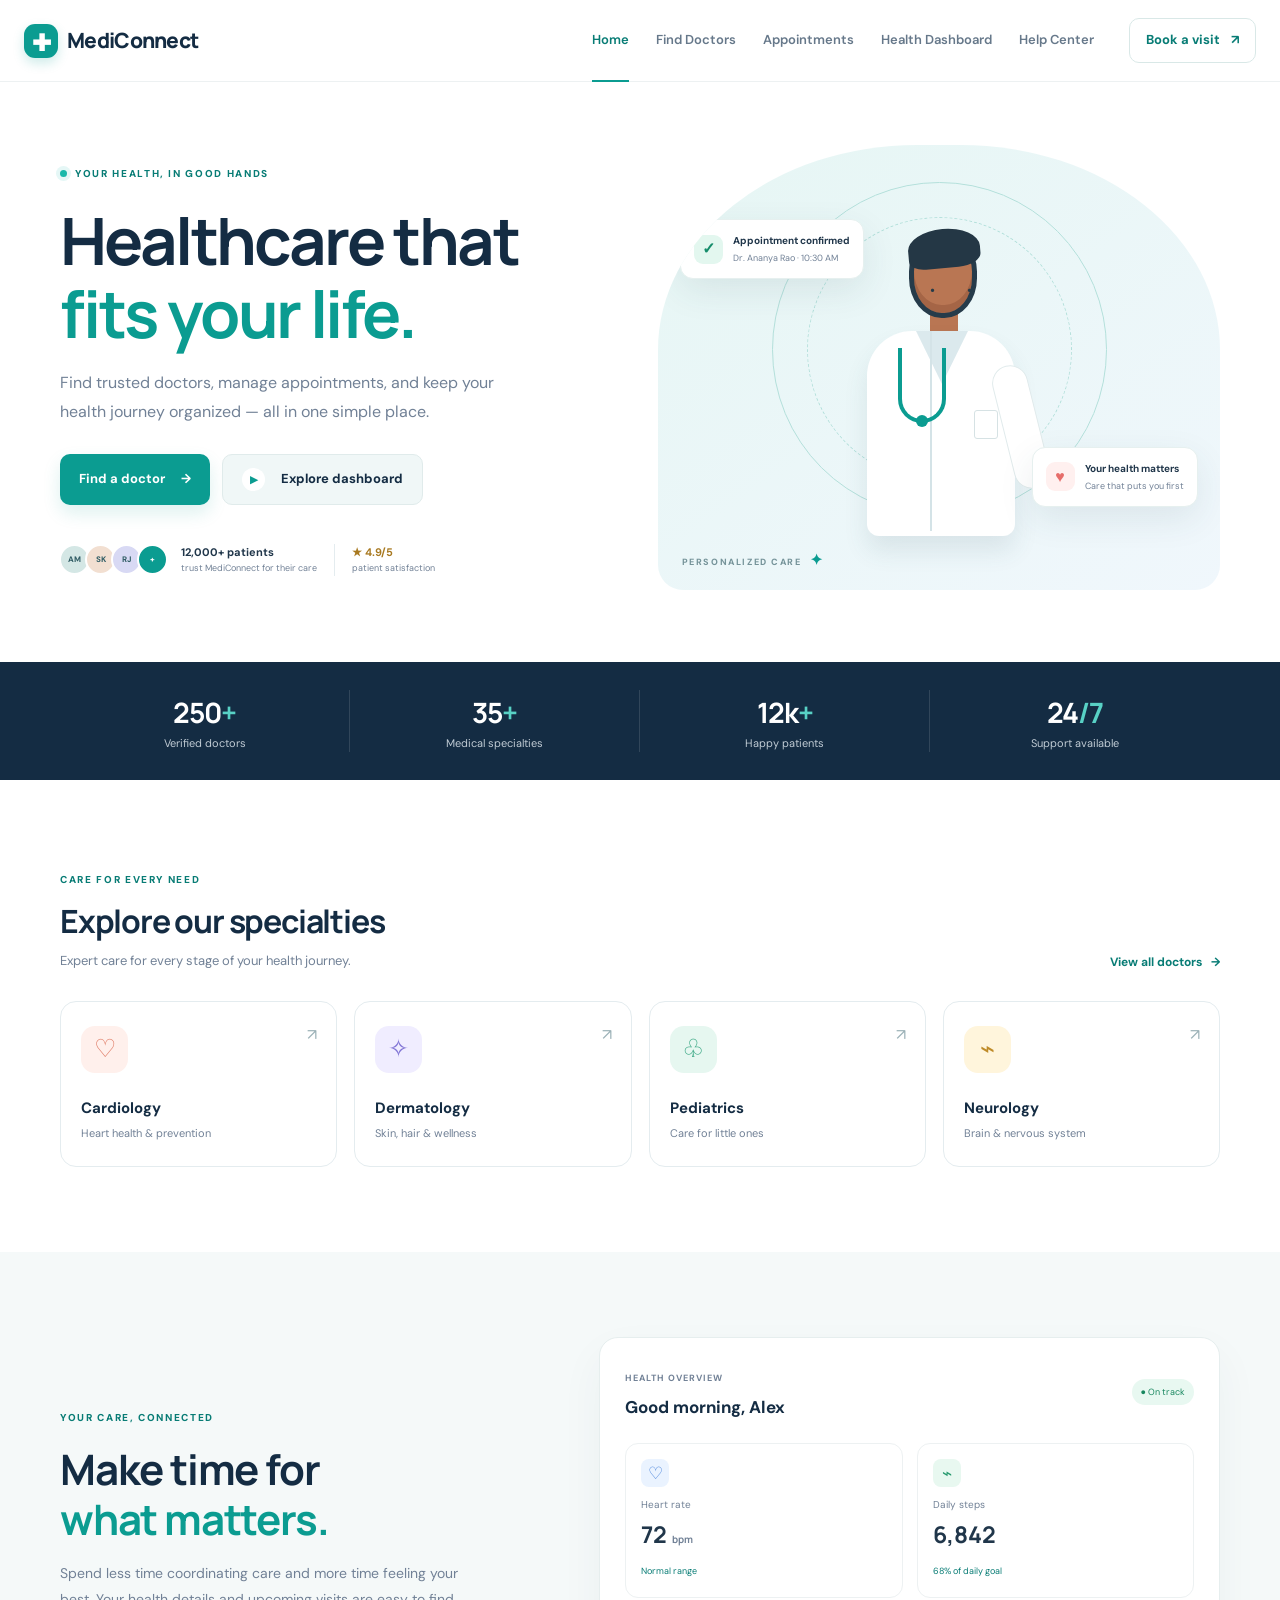
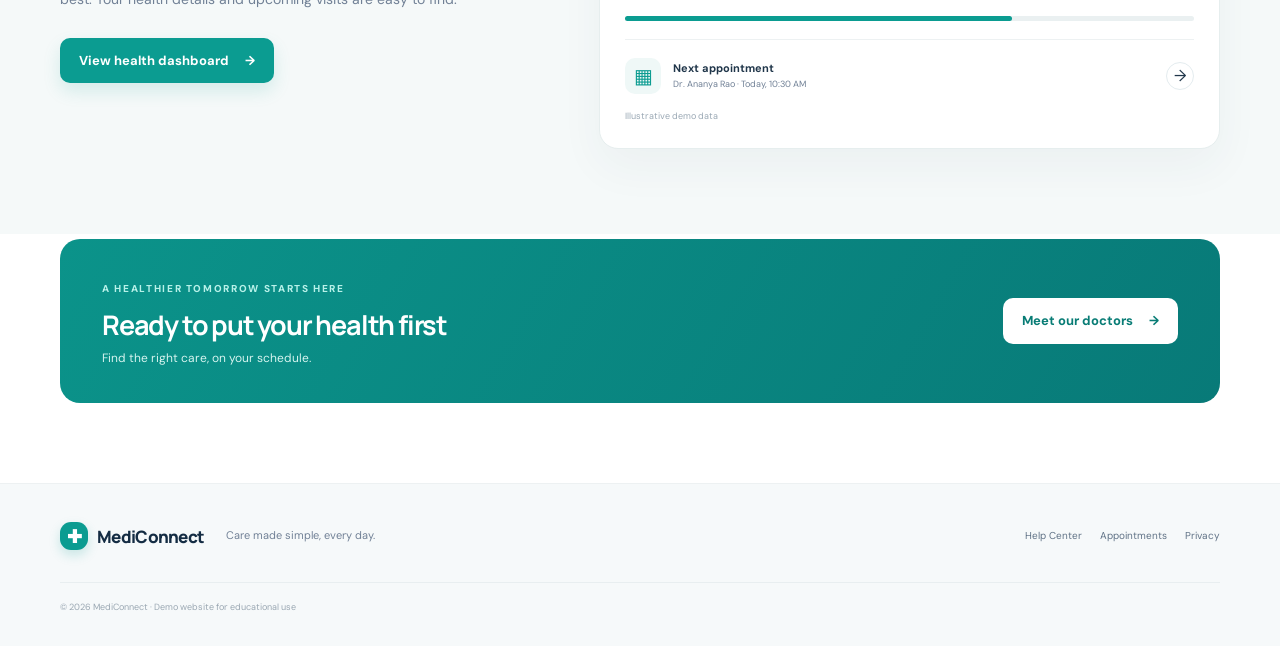
<file: index.html>
<!DOCTYPE html>
<html lang="en">
<head>
  <meta charset="UTF-8"><meta name="viewport" content="width=device-width, initial-scale=1.0">
  <title>MediConnect | Care made simple</title><link rel="stylesheet" href="styles.css">
</head>
<body data-page="home">
<header class="topbar"><a class="brand" href="index.html"><span class="brand-mark">✚</span>MediConnect</a><button class="menu-toggle" aria-label="Toggle navigation">☰</button><nav class="nav"><a class="active" href="index.html">Home</a><a href="doctors.html">Find Doctors</a><a href="appointments.html">Appointments</a><a href="dashboard.html">Health Dashboard</a><a href="help.html">Help Center</a></nav><a class="top-cta" href="appointments.html">Book a visit <span>↗</span></a></header>
<main>
<section class="hero container"><div class="hero-copy"><span class="eyebrow"><span class="pulse"></span> YOUR HEALTH, IN GOOD HANDS</span><h1>Healthcare that<br><em>fits your life.</em></h1><p>Find trusted doctors, manage appointments, and keep your health journey organized — all in one simple place.</p><div class="hero-actions"><a class="btn btn-primary" href="doctors.html">Find a doctor <span>→</span></a><a class="btn btn-light" href="dashboard.html"><span class="play">▶</span> Explore dashboard</a></div><div class="trust-row"><div class="avatar-stack"><span>AM</span><span>SK</span><span>RJ</span><span>+</span></div><div><strong>12,000+ patients</strong><small>trust MediConnect for their care</small></div><div class="trust-rating"><strong>★ 4.9/5</strong><small>patient satisfaction</small></div></div></div><div class="hero-visual"><div class="visual-orb orb-one"></div><div class="visual-orb orb-two"></div><div class="doctor-illustration"><div class="doc-head"></div><div class="doc-neck"></div><div class="doc-body"><div class="coat"></div><div class="stethoscope"></div><div class="coat-pocket"></div></div><div class="doc-arm"></div></div><div class="floating-card appointment-float"><span class="float-icon">✓</span><div><strong>Appointment confirmed</strong><small>Dr. Ananya Rao · 10:30 AM</small></div></div><div class="floating-card care-float"><span class="heart-icon">♥</span><div><strong>Your health matters</strong><small>Care that puts you first</small></div></div><div class="visual-label">PERSONALIZED CARE <span>✦</span></div></div></section>
<section class="stats-band"><div class="container stats-grid"><div><strong>250<span>+</span></strong><small>Verified doctors</small></div><div><strong>35<span>+</span></strong><small>Medical specialties</small></div><div><strong>12k<span>+</span></strong><small>Happy patients</small></div><div><strong>24<span>/7</span></strong><small>Support available</small></div></div></section>
<section class="section container"><div class="section-heading"><div><span class="eyebrow">CARE FOR EVERY NEED</span><h2>Explore our specialties</h2><p>Expert care for every stage of your health journey.</p></div><a class="text-link" href="doctors.html">View all doctors <span>→</span></a></div><div class="specialty-grid"><a class="specialty-card" href="doctors.html?specialty=Cardiology"><span class="specialty-icon coral">♡</span><h3>Cardiology</h3><p>Heart health & prevention</p><span class="card-arrow">↗</span></a><a class="specialty-card" href="doctors.html?specialty=Dermatology"><span class="specialty-icon lilac">✧</span><h3>Dermatology</h3><p>Skin, hair & wellness</p><span class="card-arrow">↗</span></a><a class="specialty-card" href="doctors.html?specialty=Pediatrics"><span class="specialty-icon mint">♧</span><h3>Pediatrics</h3><p>Care for little ones</p><span class="card-arrow">↗</span></a><a class="specialty-card" href="doctors.html?specialty=Neurology"><span class="specialty-icon gold">⌁</span><h3>Neurology</h3><p>Brain & nervous system</p><span class="card-arrow">↗</span></a></div></section>
<section class="section soft-section"><div class="container split-section"><div><span class="eyebrow">YOUR CARE, CONNECTED</span><h2>Make time for<br><em>what matters.</em></h2><p>Spend less time coordinating care and more time feeling your best. Your health details and upcoming visits are easy to find.</p><a class="btn btn-primary" href="dashboard.html">View health dashboard <span>→</span></a></div><div class="mini-dashboard"><div class="mini-top"><div><small>HEALTH OVERVIEW</small><h3>Good morning, Alex</h3></div><span class="status-pill">● On track</span></div><div class="metric-row"><div class="metric"><span class="metric-symbol blue">♡</span><small>Heart rate</small><strong>72 <small>bpm</small></strong><span class="metric-note">Normal range</span></div><div class="metric"><span class="metric-symbol green">⌁</span><small>Daily steps</small><strong>6,842</strong><span class="metric-note">68% of daily goal</span></div></div><div class="progress-line"><span></span></div><div class="next-visit"><span class="calendar-symbol">▦</span><div><strong>Next appointment</strong><small>Dr. Ananya Rao · Today, 10:30 AM</small></div><span class="arrow-round">→</span></div><small class="demo-note">Illustrative demo data</small></div></div></section>
<section class="section container final-cta"><div><span class="eyebrow">A HEALTHIER TOMORROW STARTS HERE</span><h2>Ready to put your health first</h2><p>Find the right care, on your schedule.</p></div><a class="btn btn-white" href="doctors.html">Meet our doctors <span>→</span></a></section>
</main><footer class="footer"><div class="container footer-inner"><a class="brand" href="index.html"><span class="brand-mark">✚</span>MediConnect</a><p>Care made simple, every day.</p><div class="footer-links"><a href="help.html">Help Center</a><a href="appointments.html">Appointments</a><a href="help.html#privacy">Privacy</a></div><small>© 2026 MediConnect · Demo website for educational use</small></div></footer><script src="app.js"></script></body></html>
</file>
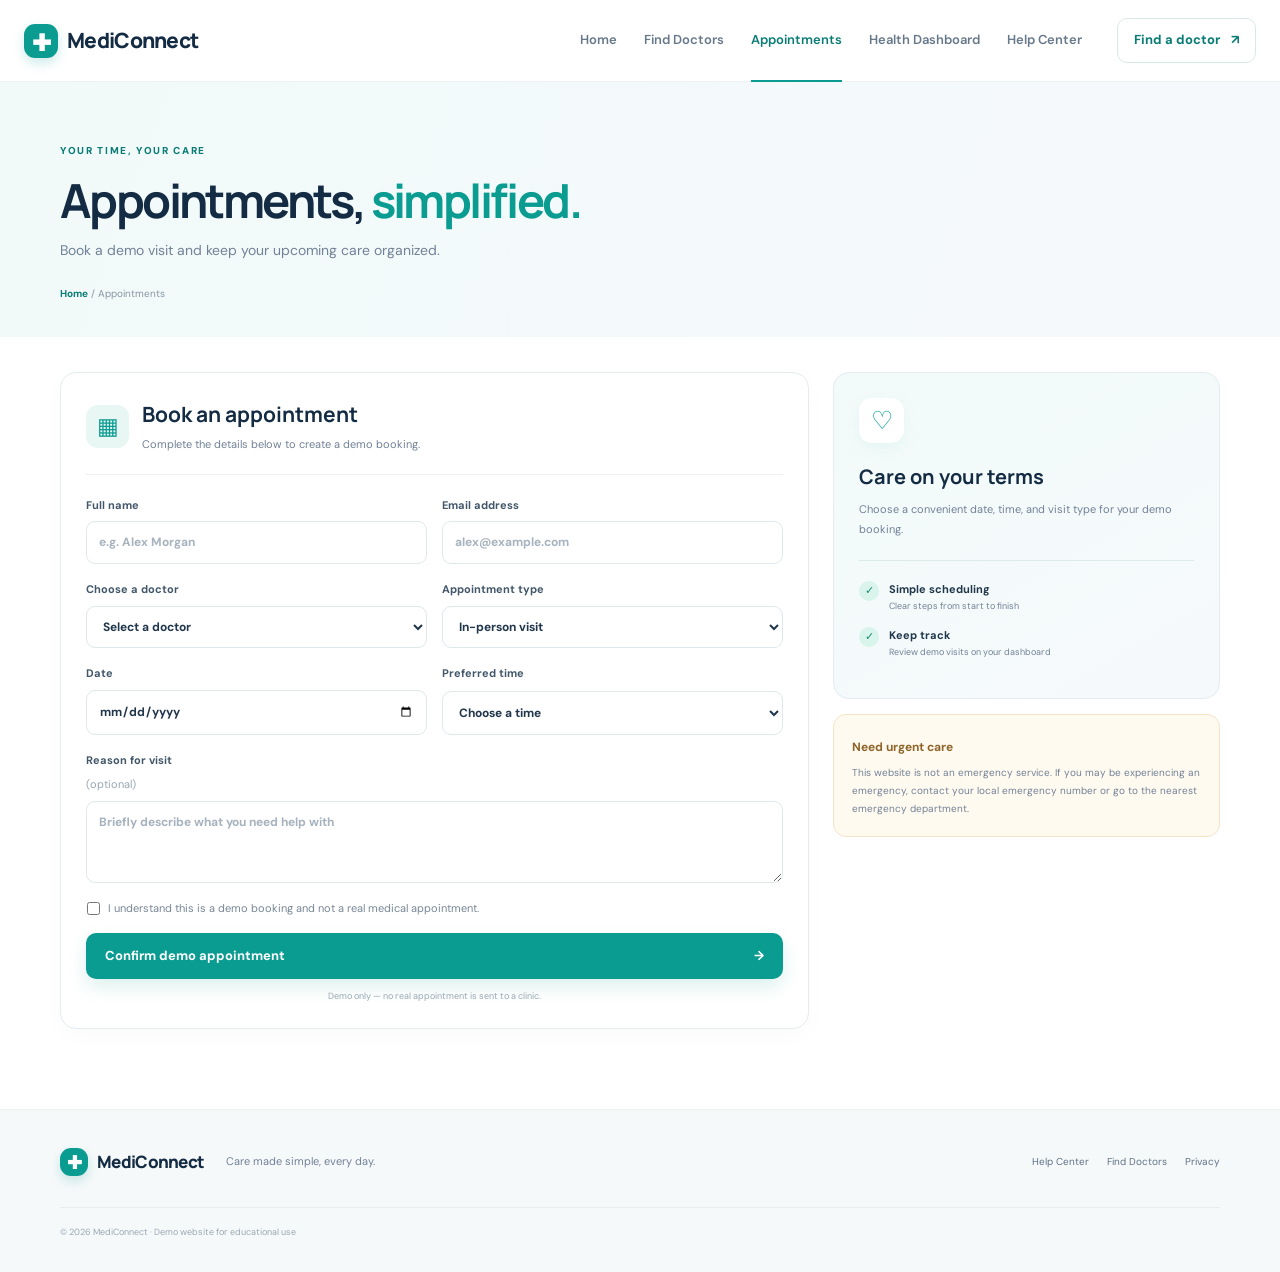
<file: appointments.html>
<!DOCTYPE html>
<html lang="en"><head><meta charset="UTF-8"><meta name="viewport" content="width=device-width, initial-scale=1.0"><title>Appointments | MediConnect</title><link rel="stylesheet" href="styles.css"></head>
<body data-page="appointments"><header class="topbar"><a class="brand" href="index.html"><span class="brand-mark">✚</span>MediConnect</a><button class="menu-toggle" aria-label="Toggle navigation">☰</button><nav class="nav"><a href="index.html">Home</a><a href="doctors.html">Find Doctors</a><a class="active" href="appointments.html">Appointments</a><a href="dashboard.html">Health Dashboard</a><a href="help.html">Help Center</a></nav><a class="top-cta" href="doctors.html">Find a doctor <span>↗</span></a></header>
<main><section class="page-hero"><div class="container"><span class="eyebrow">YOUR TIME, YOUR CARE</span><h1>Appointments, <em>simplified.</em></h1><p>Book a demo visit and keep your upcoming care organized.</p><div class="breadcrumb"><a href="index.html">Home</a> / Appointments</div></div></section>
<section class="container page-content appointment-layout"><div class="booking-card"><div class="card-heading"><span class="heading-icon">▦</span><div><h2>Book an appointment</h2><p>Complete the details below to create a demo booking.</p></div></div><form id="booking-form" class="booking-form"><div class="form-row"><label>Full name<input name="name" required minlength="2" placeholder="e.g. Alex Morgan"></label><label>Email address<input name="email" type="email" required placeholder="alex@example.com"></label></div><div class="form-row"><label>Choose a doctor<select name="doctor" id="booking-doctor" required><option value="">Select a doctor</option><option>Dr. Ananya Rao — Cardiology</option><option>Dr. Karthik Menon — Dermatology</option><option>Dr. Meera Iyer — Pediatrics</option><option>Dr. Arjun Shah — Neurology</option><option>Dr. Priya Nair — General Medicine</option><option>Dr. Rahul Verma — Orthopedics</option></select></label><label>Appointment type<select name="type" required><option>In-person visit</option><option>Video consultation</option></select></label></div><div class="form-row"><label>Date<input name="date" id="booking-date" type="date" required></label><label>Preferred time<select name="time" required><option value="">Choose a time</option><option>09:00 AM</option><option>10:30 AM</option><option>11:30 AM</option><option>02:00 PM</option><option>03:30 PM</option><option>04:30 PM</option></select></label></div><label>Reason for visit <span class="optional">(optional)</span><textarea name="reason" rows="3" placeholder="Briefly describe what you need help with"></textarea></label><label class="check-line"><input type="checkbox" required> I understand this is a demo booking and not a real medical appointment.</label><button class="btn btn-primary full-btn" type="submit">Confirm demo appointment <span>→</span></button><p class="form-footnote">Demo only — no real appointment is sent to a clinic.</p></form><div class="success-panel hidden" id="booking-success" role="status"><span class="success-check">✓</span><h3>Demo appointment created</h3><p id="success-message"></p><button class="btn btn-light" id="book-another">Book another appointment</button></div></div><aside class="side-info"><div class="side-info-card"><span class="side-icon">♡</span><h3>Care on your terms</h3><p>Choose a convenient date, time, and visit type for your demo booking.</p><div class="side-divider"></div><div class="side-feature"><span>✓</span><div><strong>Simple scheduling</strong><small>Clear steps from start to finish</small></div></div><div class="side-feature"><span>✓</span><div><strong>Keep track</strong><small>Review demo visits on your dashboard</small></div></div></div><div class="notice-card"><strong>Need urgent care</strong><p>This website is not an emergency service. If you may be experiencing an emergency, contact your local emergency number or go to the nearest emergency department.</p></div></aside></section></main>
<footer class="footer"><div class="container footer-inner"><a class="brand" href="index.html"><span class="brand-mark">✚</span>MediConnect</a><p>Care made simple, every day.</p><div class="footer-links"><a href="help.html">Help Center</a><a href="doctors.html">Find Doctors</a><a href="help.html#privacy">Privacy</a></div><small>© 2026 MediConnect · Demo website for educational use</small></div></footer><script src="app.js"></script></body></html>
</file>
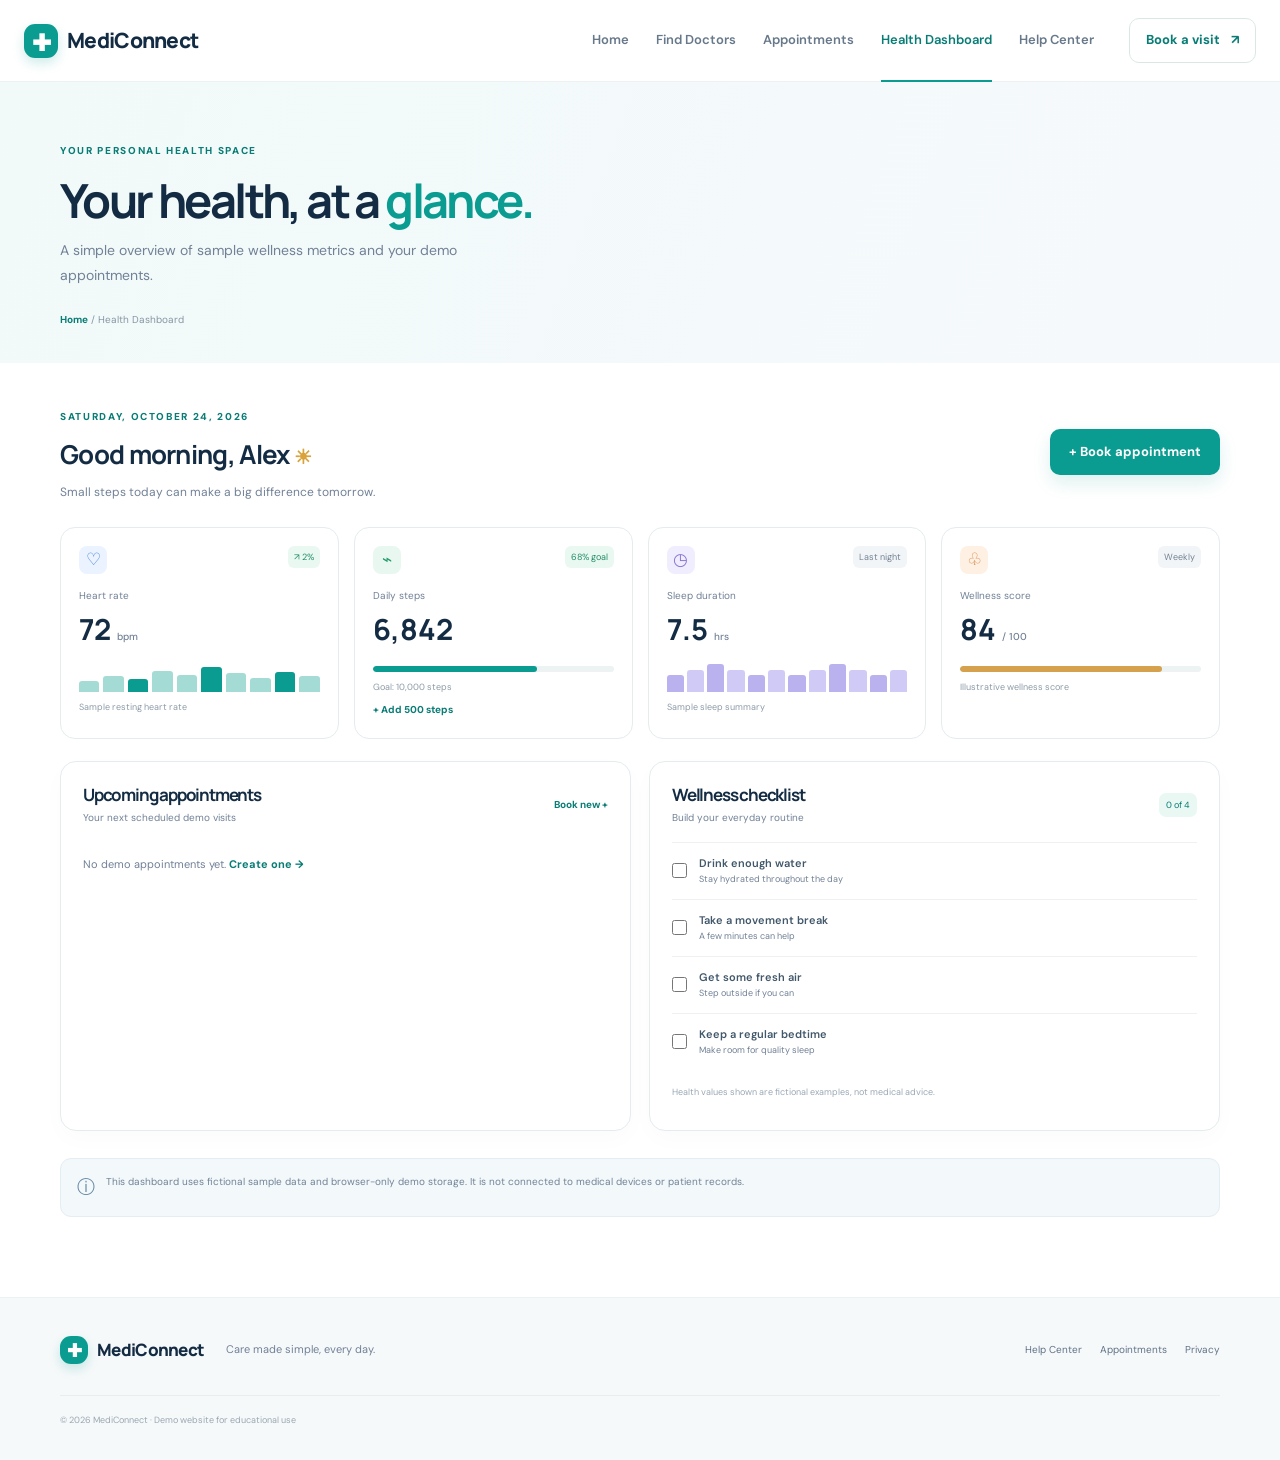
<file: dashboard.html>
<!DOCTYPE html>
<html lang="en"><head><meta charset="UTF-8"><meta name="viewport" content="width=device-width, initial-scale=1.0"><title>Health Dashboard | MediConnect</title><link rel="stylesheet" href="styles.css"></head>
<body data-page="dashboard"><header class="topbar"><a class="brand" href="index.html"><span class="brand-mark">✚</span>MediConnect</a><button class="menu-toggle" aria-label="Toggle navigation">☰</button><nav class="nav"><a href="index.html">Home</a><a href="doctors.html">Find Doctors</a><a href="appointments.html">Appointments</a><a class="active" href="dashboard.html">Health Dashboard</a><a href="help.html">Help Center</a></nav><a class="top-cta" href="appointments.html">Book a visit <span>↗</span></a></header>
<main><section class="page-hero"><div class="container"><span class="eyebrow">YOUR PERSONAL HEALTH SPACE</span><h1>Your health, at a <em>glance.</em></h1><p>A simple overview of sample wellness metrics and your demo appointments.</p><div class="breadcrumb"><a href="index.html">Home</a> / Health Dashboard</div></div></section>
<section class="container page-content"><div class="dashboard-welcome"><div><span class="eyebrow">SATURDAY, OCTOBER 24, 2026</span><h2>Good morning, Alex <span>☀</span></h2><p>Small steps today can make a big difference tomorrow.</p></div><a href="appointments.html" class="btn btn-primary">+ Book appointment</a></div><div class="dashboard-metrics"><article class="health-metric"><div class="metric-head"><span class="metric-symbol blue">♡</span><span class="trend up">↗ 2%</span></div><small>Heart rate</small><strong>72 <span>bpm</span></strong><div class="sparkline"><i style="height:35%"></i><i style="height:50%"></i><i style="height:42%"></i><i style="height:68%"></i><i style="height:54%"></i><i style="height:78%"></i><i style="height:60%"></i><i style="height:45%"></i><i style="height:64%"></i><i style="height:52%"></i></div><p>Sample resting heart rate</p></article><article class="health-metric"><div class="metric-head"><span class="metric-symbol green">⌁</span><span class="trend up">68% goal</span></div><small>Daily steps</small><strong id="steps-value">6,842</strong><div class="progress-track"><span id="steps-progress" style="width:68.42%"></span></div><p>Goal: 10,000 steps</p><button class="small-action" id="add-steps">+ Add 500 steps</button></article><article class="health-metric"><div class="metric-head"><span class="metric-symbol purple">◷</span><span class="trend neutral">Last night</span></div><small>Sleep duration</small><strong>7.5 <span>hrs</span></strong><div class="sleep-bars"><i></i><i></i><i></i><i></i><i></i><i></i><i></i><i></i><i></i><i></i><i></i><i></i></div><p>Sample sleep summary</p></article><article class="health-metric"><div class="metric-head"><span class="metric-symbol orange">♧</span><span class="trend neutral">Weekly</span></div><small>Wellness score</small><strong>84 <span>/ 100</span></strong><div class="score-track"><span></span></div><p>Illustrative wellness score</p></article></div>
<div class="dashboard-columns"><section class="panel"><div class="panel-heading"><div><h2>Upcoming appointments</h2><p>Your next scheduled demo visits</p></div><a href="appointments.html" class="text-link">Book new +</a></div><div id="dashboard-appointments" class="upcoming-list"></div><div id="no-appointments" class="empty-inline hidden">No demo appointments yet. <a href="appointments.html">Create one →</a></div></section><section class="panel"><div class="panel-heading"><div><h2>Wellness checklist</h2><p>Build your everyday routine</p></div><span class="check-count" id="check-count">0 of 4</span></div><div class="wellness-list"><label><input type="checkbox" class="wellness-check"> Drink enough water <small>Stay hydrated throughout the day</small></label><label><input type="checkbox" class="wellness-check"> Take a movement break <small>A few minutes can help</small></label><label><input type="checkbox" class="wellness-check"> Get some fresh air <small>Step outside if you can</small></label><label><input type="checkbox" class="wellness-check"> Keep a regular bedtime <small>Make room for quality sleep</small></label></div><p class="demo-note">Health values shown are fictional examples, not medical advice.</p></section></div><div class="info-banner"><span class="info-icon">ⓘ</span><p>This dashboard uses fictional sample data and browser-only demo storage. It is not connected to medical devices or patient records.</p></div></section></main>
<footer class="footer"><div class="container footer-inner"><a class="brand" href="index.html"><span class="brand-mark">✚</span>MediConnect</a><p>Care made simple, every day.</p><div class="footer-links"><a href="help.html">Help Center</a><a href="appointments.html">Appointments</a><a href="help.html#privacy">Privacy</a></div><small>© 2026 MediConnect · Demo website for educational use</small></div></footer><script src="app.js"></script></body></html>
</file>
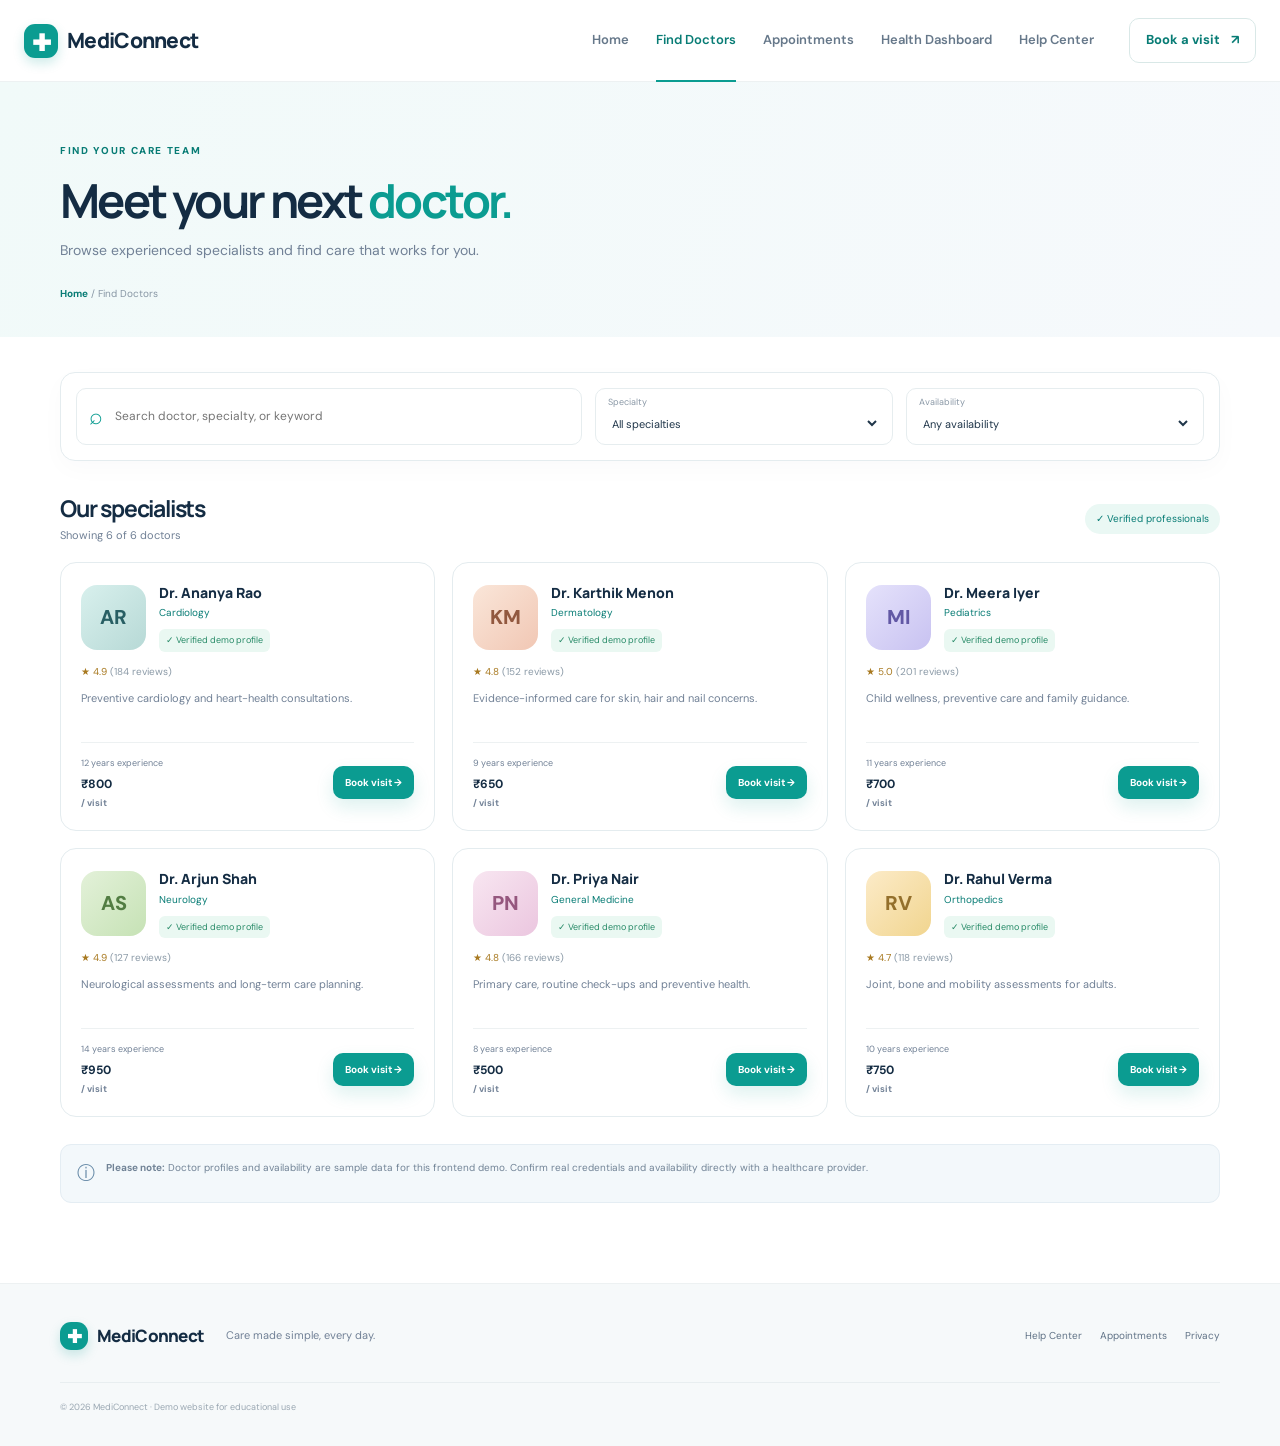
<file: doctors.html>
<!DOCTYPE html>
<html lang="en"><head><meta charset="UTF-8"><meta name="viewport" content="width=device-width, initial-scale=1.0"><title>Find Doctors | MediConnect</title><link rel="stylesheet" href="styles.css"></head>
<body data-page="doctors"><header class="topbar"><a class="brand" href="index.html"><span class="brand-mark">✚</span>MediConnect</a><button class="menu-toggle" aria-label="Toggle navigation">☰</button><nav class="nav"><a href="index.html">Home</a><a class="active" href="doctors.html">Find Doctors</a><a href="appointments.html">Appointments</a><a href="dashboard.html">Health Dashboard</a><a href="help.html">Help Center</a></nav><a class="top-cta" href="appointments.html">Book a visit <span>↗</span></a></header>
<main><section class="page-hero"><div class="container"><span class="eyebrow">FIND YOUR CARE TEAM</span><h1>Meet your next <em>doctor.</em></h1><p>Browse experienced specialists and find care that works for you.</p><div class="breadcrumb"><a href="index.html">Home</a> / Find Doctors</div></div></section>
<section class="container page-content"><div class="search-panel"><label class="search-field"><span>⌕</span><input id="doctor-search" type="search" placeholder="Search doctor, specialty, or keyword" aria-label="Search doctors"></label><label class="filter-field"><span>Specialty</span><select id="specialty-filter"><option value="all">All specialties</option><option>Cardiology</option><option>Dermatology</option><option>Pediatrics</option><option>Neurology</option><option>General Medicine</option><option>Orthopedics</option></select></label><label class="filter-field"><span>Availability</span><select id="availability-filter"><option value="all">Any availability</option><option value="today">Available today</option><option value="online">Online consultation</option></select></label></div><div class="results-bar"><div><h2>Our specialists</h2><p id="results-count">Showing all doctors</p></div><span class="verified-label">✓ Verified professionals</span></div><div class="doctor-grid" id="doctor-grid"></div><div class="empty-state hidden" id="empty-state"><span>⌕</span><h3>No doctors found</h3><p>Try a different name or specialty.</p><button class="btn btn-primary" id="reset-filters">Clear filters</button></div><div class="info-banner"><span class="info-icon">ⓘ</span><p><strong>Please note:</strong> Doctor profiles and availability are sample data for this frontend demo. Confirm real credentials and availability directly with a healthcare provider.</p></div></section></main>
<footer class="footer"><div class="container footer-inner"><a class="brand" href="index.html"><span class="brand-mark">✚</span>MediConnect</a><p>Care made simple, every day.</p><div class="footer-links"><a href="help.html">Help Center</a><a href="appointments.html">Appointments</a><a href="help.html#privacy">Privacy</a></div><small>© 2026 MediConnect · Demo website for educational use</small></div></footer><script src="app.js"></script></body></html>
</file>
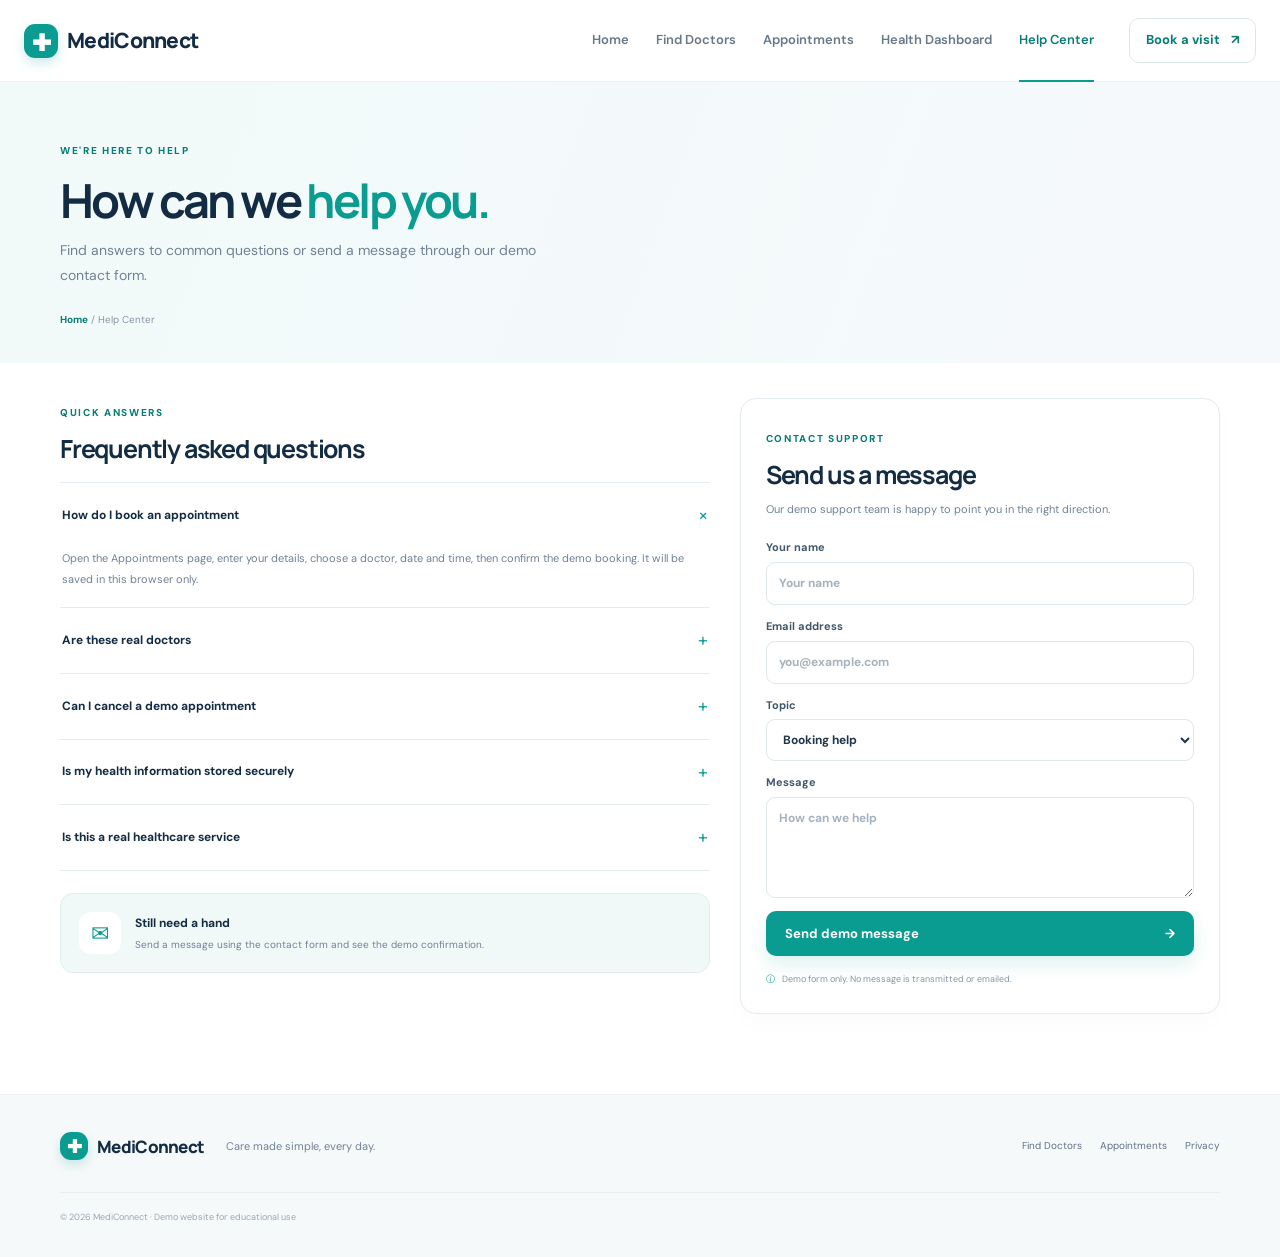
<file: help.html>
<!DOCTYPE html>
<html lang="en"><head><meta charset="UTF-8"><meta name="viewport" content="width=device-width, initial-scale=1.0"><title>Help Center | MediConnect</title><link rel="stylesheet" href="styles.css"></head>
<body data-page="help"><header class="topbar"><a class="brand" href="index.html"><span class="brand-mark">✚</span>MediConnect</a><button class="menu-toggle" aria-label="Toggle navigation">☰</button><nav class="nav"><a href="index.html">Home</a><a href="doctors.html">Find Doctors</a><a href="appointments.html">Appointments</a><a href="dashboard.html">Health Dashboard</a><a class="active" href="help.html">Help Center</a></nav><a class="top-cta" href="appointments.html">Book a visit <span>↗</span></a></header>
<main><section class="page-hero"><div class="container"><span class="eyebrow">WE'RE HERE TO HELP</span><h1>How can we <em>help you.</em></h1><p>Find answers to common questions or send a message through our demo contact form.</p><div class="breadcrumb"><a href="index.html">Home</a> / Help Center</div></div></section>
<section class="container page-content help-layout"><div class="faq-column"><div class="section-heading compact"><div><span class="eyebrow">QUICK ANSWERS</span><h2>Frequently asked questions</h2></div></div><div class="faq-list"><details class="faq-item" open><summary>How do I book an appointment <span>+</span></summary><p>Open the Appointments page, enter your details, choose a doctor, date and time, then confirm the demo booking. It will be saved in this browser only.</p></details><details class="faq-item"><summary>Are these real doctors <span>+</span></summary><p>No. Doctor names, profiles, ratings and availability are fictional sample content for an educational frontend project. This site does not provide medical services.</p></details><details class="faq-item"><summary>Can I cancel a demo appointment <span>+</span></summary><p>Yes. Open the Appointments page to create demo bookings. You can review and remove saved demo appointments from the Health Dashboard.</p></details><details class="faq-item"><summary>Is my health information stored securely <span>+</span></summary><p>This frontend demo stores booking and checklist examples in your browser's local storage. Do not enter real medical, financial, or sensitive personal information.</p></details><details class="faq-item" id="privacy"><summary>Is this a real healthcare service <span>+</span></summary><p>No. MediConnect is a student demonstration project. It is not connected to clinics, medical records, or emergency services. For medical advice, contact a qualified healthcare professional.</p></details></div><div class="support-card"><span class="support-icon">✉</span><div><h3>Still need a hand</h3><p>Send a message using the contact form and see the demo confirmation.</p></div></div></div>
<aside class="contact-card"><span class="eyebrow">CONTACT SUPPORT</span><h2>Send us a message</h2><p>Our demo support team is happy to point you in the right direction.</p><form id="contact-form" class="contact-form"><label>Your name<input name="contactName" required minlength="2" placeholder="Your name"></label><label>Email address<input name="contactEmail" type="email" required placeholder="you@example.com"></label><label>Topic<select name="topic"><option>Booking help</option><option>Finding a doctor</option><option>Dashboard question</option><option>Other</option></select></label><label>Message<textarea name="message" required minlength="8" rows="4" placeholder="How can we help"></textarea></label><button type="submit" class="btn btn-primary full-btn">Send demo message <span>→</span></button></form><div class="success-panel compact-success hidden" id="contact-success" role="status"><span class="success-check">✓</span><h3>Message ready</h3><p id="contact-success-message">Your demo message has been accepted locally. No email was sent.</p><button class="btn btn-light" id="send-another">Send another message</button></div><div class="contact-note"><span>ⓘ</span> Demo form only. No message is transmitted or emailed.</div></aside></section></main>
<footer class="footer"><div class="container footer-inner"><a class="brand" href="index.html"><span class="brand-mark">✚</span>MediConnect</a><p>Care made simple, every day.</p><div class="footer-links"><a href="doctors.html">Find Doctors</a><a href="appointments.html">Appointments</a><a href="#privacy">Privacy</a></div><small>© 2026 MediConnect · Demo website for educational use</small></div></footer><script src="app.js"></script></body></html>
</file>
<file: styles.css>
@import url('https://fonts.googleapis.com/css2?family=DM+Sans:wght@400;500;600;700&family=Manrope:wght@400;500;600;700;800&display=swap');
:root{--navy:#142c43;--ink:#20364a;--muted:#718196;--teal:#0b9c91;--teal-dark:#087c75;--pale:#eff8f7;--line:#e4ecef;--white:#fff;--shadow:0 14px 40px rgba(28,58,76,.08)}
*{box-sizing:border-box}html{scroll-behavior:smooth}body{margin:0;font-family:"DM Sans",Arial,sans-serif;color:var(--ink);background:#fff;line-height:1.6}a{color:inherit;text-decoration:none}button,input,select,textarea{font:inherit}button,a,select{ -webkit-tap-highlight-color:transparent}.container{width:min(1160px,calc(100% - 48px));margin-inline:auto}.topbar{height:82px;display:flex;align-items:center;gap:35px;padding:0 max(24px,calc((100vw - 1240px)/2));border-bottom:1px solid #edf1f2;background:rgba(255,255,255,.96);position:sticky;top:0;z-index:20}.brand{font-family:Manrope,sans-serif;font-size:21px;font-weight:800;letter-spacing:-.7px;white-space:nowrap;color:var(--navy);display:flex;align-items:center;gap:9px}.brand-mark{width:34px;height:34px;border-radius:11px;background:var(--teal);color:white;display:inline-grid;place-items:center;font-size:23px;box-shadow:0 5px 12px #0b9c9133}.nav{display:flex;align-items:center;gap:27px;margin-left:auto}.nav a{font-size:13px;font-weight:600;color:#66788a;white-space:nowrap;transition:.2s}.nav a:hover,.nav a.active{color:var(--teal-dark)}.nav a.active{position:relative}.nav a.active:after{content:"";height:2px;background:var(--teal);position:absolute;left:0;right:0;bottom:-31px}.top-cta{padding:11px 16px;border:1px solid #d9e8e7;border-radius:10px;font-size:13px;font-weight:700;color:var(--teal-dark);white-space:nowrap}.top-cta span{padding-left:8px}.menu-toggle{display:none;border:0;background:#eff8f7;color:var(--navy);padding:8px 11px;border-radius:8px;font-size:20px}.hero{display:grid;grid-template-columns:1fr 1fr;align-items:center;gap:35px;padding-top:63px;padding-bottom:72px;min-height:580px}.eyebrow{font-size:10px;font-weight:800;letter-spacing:1.65px;color:var(--teal-dark);display:inline-flex;align-items:center;gap:8px}.pulse{width:7px;height:7px;border-radius:50%;background:#19b8a9;box-shadow:0 0 0 4px #19b8a91c}.hero h1,.page-hero h1{font-family:Manrope,sans-serif;font-size:clamp(42px,5.1vw,66px);line-height:1.12;letter-spacing:-2.6px;color:var(--navy);margin:19px 0}.hero h1 em,.page-hero h1 em,.split-section h2 em{font-style:normal;color:var(--teal)}.hero-copy>p,.page-hero p{color:var(--muted);font-size:16px;max-width:480px;line-height:1.8}.hero-actions{display:flex;gap:12px;margin-top:27px;flex-wrap:wrap}.btn{display:inline-flex;align-items:center;justify-content:center;gap:16px;border:0;border-radius:10px;padding:13px 19px;font-size:13px;font-weight:700;cursor:pointer;transition:transform .2s,background .2s;line-height:1.5}.btn:hover{transform:translateY(-2px)}.btn-primary{background:var(--teal);color:white;box-shadow:0 8px 18px #0b9c9124}.btn-primary:hover{background:var(--teal-dark)}.btn-light{background:#f0f7f7;color:var(--navy);border:1px solid #e0ebeb}.btn-white{background:white;color:var(--teal-dark)}.play{font-size:10px;background:white;color:var(--teal);width:23px;height:23px;border-radius:50%;display:grid;place-items:center}.trust-row{display:flex;align-items:center;gap:13px;margin-top:39px}.avatar-stack{display:flex;padding-left:4px}.avatar-stack span{width:31px;height:31px;margin-left:-5px;border:2px solid white;border-radius:50%;background:#d4e7e5;color:#315d65;display:grid;place-items:center;font-size:8px;font-weight:800}.avatar-stack span:nth-child(2){background:#f2dfd1}.avatar-stack span:nth-child(3){background:#d8d9f4}.avatar-stack span:nth-child(4){background:var(--teal);color:white}.trust-row strong,.trust-row small{display:block}.trust-row strong{font-size:11px}.trust-row small{font-size:9px;color:var(--muted)}.trust-rating{border-left:1px solid var(--line);padding-left:17px;margin-left:4px}.trust-rating strong{color:#a87920}.hero-visual{height:445px;position:relative;background:linear-gradient(145deg,#e6f6f4,#f0f7fc);border-radius:46% 46% 25px 25px;overflow:hidden;display:grid;place-items:center}.visual-orb{position:absolute;border-radius:50%;border:1px solid #b4e0db}.orb-one{width:335px;height:335px;top:37px;left:calc(50% - 167px)}.orb-two{width:265px;height:265px;top:72px;left:calc(50% - 132px);border-style:dashed}.doctor-illustration{position:absolute;top:83px;width:200px;height:340px}.doc-head{position:absolute;z-index:2;top:7px;left:70px;width:68px;height:83px;border-radius:44% 44% 48% 48%;background:#b97653;border:5px solid #263b4a;box-shadow:inset 0 -8px #a56546}.doc-head:before{content:"";position:absolute;top:-11px;left:-6px;width:72px;height:39px;background:#243745;border-radius:55% 55% 35% 25%;transform:rotate(-5deg)}.doc-head:after{content:"•  •";white-space:pre;position:absolute;top:39px;left:16px;color:#253b48;font-size:14px;letter-spacing:8px}.doc-neck{position:absolute;top:77px;left:91px;width:28px;height:36px;background:#b97653}.doc-body{position:absolute;top:103px;left:28px;width:148px;height:205px;background:#fff;border-radius:45px 45px 12px 12px;box-shadow:0 15px 25px #335f651c;overflow:hidden}.doc-body:before{content:"";position:absolute;top:0;left:49px;border-left:26px solid transparent;border-right:26px solid transparent;border-top:53px solid #dbe9ed}.coat{position:absolute;left:63px;top:0;height:200px;width:2px;background:#d4e3e7}.stethoscope{position:absolute;left:31px;top:17px;width:48px;height:75px;border:4px solid #0b9c91;border-top:0;border-radius:0 0 25px 25px}.stethoscope:after{content:"";position:absolute;width:12px;height:12px;border-radius:50%;background:#0b9c91;bottom:-8px;left:14px}.coat-pocket{position:absolute;right:17px;top:79px;width:24px;height:29px;border:1px solid #d6e2e4;border-radius:3px}.doc-arm{position:absolute;z-index:3;top:136px;right:0;width:36px;height:126px;background:#fff;border:1px solid #e1ebec;border-radius:25px;transform:rotate(-14deg)}.floating-card{position:absolute;z-index:4;background:white;box-shadow:0 12px 35px #294f5a18;border:1px solid #e6f0ef;border-radius:13px;padding:13px;display:flex;align-items:center;gap:10px}.floating-card strong,.floating-card small{display:block}.floating-card strong{font-size:10px}.floating-card small{font-size:9px;color:var(--muted);margin-top:2px}.appointment-float{top:74px;left:4%}.care-float{right:4%;bottom:83px}.float-icon{width:29px;height:29px;border-radius:9px;background:#e3f7ef;color:#168d6b;display:grid;place-items:center;font-weight:800}.heart-icon{width:29px;height:29px;border-radius:9px;background:#fff0ef;color:#e66d6a;display:grid;place-items:center}.visual-label{position:absolute;bottom:18px;left:24px;font-size:9px;letter-spacing:1.6px;color:#759399;font-weight:800}.visual-label span{color:var(--teal);font-size:15px;margin-left:5px}.stats-band{background:var(--navy);color:white;padding:28px 0}.stats-grid{display:grid;grid-template-columns:repeat(4,1fr)}.stats-grid>div{text-align:center;border-right:1px solid #ffffff20}.stats-grid>div:last-child{border:0}.stats-grid strong,.stats-grid small{display:block}.stats-grid strong{font-family:Manrope,sans-serif;font-size:28px;letter-spacing:-1px}.stats-grid strong span{color:#58d1c5}.stats-grid small{font-size:11px;color:#c0cbd4}.section{padding-top:85px;padding-bottom:85px}.section-heading{display:flex;align-items:end;justify-content:space-between;gap:20px;margin-bottom:29px}.section-heading h2,.split-section h2,.final-cta h2,.results-bar h2,.panel h2,.contact-card h2{font-family:Manrope,sans-serif;font-size:32px;letter-spacing:-1.2px;line-height:1.25;color:var(--navy);margin:10px 0}.section-heading p,.panel-heading p{margin:0;color:var(--muted);font-size:13px}.text-link{font-size:12px;font-weight:700;color:var(--teal-dark);white-space:nowrap}.text-link span{margin-left:6px}.specialty-grid{display:grid;grid-template-columns:repeat(4,1fr);gap:17px}.specialty-card{border:1px solid var(--line);border-radius:16px;padding:24px 20px;position:relative;transition:.2s;background:#fff}.specialty-card:hover{transform:translateY(-4px);box-shadow:var(--shadow);border-color:#c8e8e4}.specialty-icon{width:47px;height:47px;display:grid;place-items:center;border-radius:14px;font-size:25px;margin-bottom:23px}.coral{background:#fff0ec;color:#df7b65}.lilac{background:#f0edff;color:#8074d5}.mint{background:#e6f7f0;color:#35a581}.gold{background:#fff5dc;color:#bf8b28}.specialty-card h3{margin:0 0 5px;font-size:15px;color:var(--navy)}.specialty-card p{margin:0;color:var(--muted);font-size:11px}.card-arrow{position:absolute;right:19px;top:20px;color:#9bb1b7}.soft-section{background:#f5f9f9}.split-section{display:grid;grid-template-columns:.85fr 1.15fr;align-items:center;gap:80px}.split-section h2{font-size:42px;line-height:1.2;margin:15px 0}.split-section>div:first-child>p{color:var(--muted);font-size:14px;line-height:1.9;margin-bottom:25px;max-width:400px}.mini-dashboard{background:white;border:1px solid #e6eeee;border-radius:19px;padding:25px;box-shadow:0 18px 45px #24475b0c}.mini-top{display:flex;align-items:center;justify-content:space-between;gap:10px}.mini-top small{font-size:9px;letter-spacing:1px;color:var(--muted);font-weight:700}.mini-top h3{font-size:17px;margin:5px 0 0;color:var(--navy)}.status-pill{font-size:9px;background:#e8f8f1;color:#18875f;padding:6px 9px;border-radius:20px}.metric-row{display:grid;grid-template-columns:1fr 1fr;gap:14px;margin-top:22px}.metric{border:1px solid #edf1f2;border-radius:13px;padding:15px}.metric-symbol{width:28px;height:28px;display:grid;place-items:center;border-radius:8px;font-size:17px;margin-bottom:10px}.metric-symbol.blue{background:#eaf3ff;color:#4681d9}.metric-symbol.green{background:#e8f8f0;color:#279a6f}.metric-symbol.purple{background:#f0edff;color:#8874cf}.metric-symbol.orange{background:#fff0e4;color:#d58a46}.metric>small,.metric>strong{display:block}.metric>small{color:var(--muted);font-size:10px}.metric>strong{font-family:Manrope,sans-serif;font-size:23px;margin:3px 0}.metric>strong small{display:inline;font-size:10px;color:var(--muted)}.metric-note{font-size:9px;color:var(--teal-dark)}.progress-line{height:5px;background:#eaf0f1;border-radius:5px;margin-top:18px}.progress-line span{display:block;width:68%;height:100%;background:var(--teal);border-radius:5px}.next-visit{display:flex;align-items:center;gap:12px;padding-top:18px;margin-top:18px;border-top:1px solid #edf1f2}.calendar-symbol{width:36px;height:36px;border-radius:10px;background:#eff8f7;display:grid;place-items:center;color:var(--teal);font-size:20px}.next-visit strong,.next-visit small{display:block}.next-visit strong{font-size:11px}.next-visit small{font-size:9px;color:var(--muted)}.arrow-round{margin-left:auto;border:1px solid var(--line);border-radius:50%;width:28px;height:28px;display:grid;place-items:center}.demo-note{display:block;color:#9aa8b4;font-size:9px;margin-top:15px}.final-cta{margin-top:5px;margin-bottom:80px;padding:35px 42px;border-radius:20px;background:linear-gradient(120deg,#0b938a,#087a78);display:flex;align-items:center;justify-content:space-between;gap:24px;color:white}.final-cta .eyebrow{color:#b8f1e9}.final-cta h2{color:white;font-size:27px;margin:8px 0}.final-cta p{margin:0;color:#d6f4ef;font-size:12px}.footer{background:#f6f9fa;border-top:1px solid #edf1f2;padding:32px 0}.footer-inner{display:flex;align-items:center;gap:22px;flex-wrap:wrap}.footer .brand{font-size:17px}.footer .brand-mark{width:28px;height:28px;font-size:18px}.footer p{font-size:11px;color:var(--muted);margin-right:auto}.footer-links{display:flex;gap:18px}.footer-links a{font-size:10px;color:#607286}.footer-inner>small{width:100%;font-size:9px;color:#9aa7b2;border-top:1px solid #e8eef0;padding-top:17px;margin-top:4px}
.page-hero{background:linear-gradient(110deg,#f1faf9,#f6f9fc);padding:54px 0 35px}.page-hero h1{font-size:47px;margin:12px 0}.page-hero p{font-size:14px;margin:0}.breadcrumb{font-size:10px;color:#8796a4;margin-top:23px}.breadcrumb a{color:var(--teal-dark);font-weight:700}.page-content{padding-top:35px;padding-bottom:80px}.search-panel{display:grid;grid-template-columns:1.7fr 1fr 1fr;gap:13px;background:white;border:1px solid var(--line);border-radius:15px;padding:15px;box-shadow:0 8px 25px #1c3a4c06}.search-field,.filter-field{display:flex;align-items:center;gap:10px;border:1px solid #e6edef;border-radius:10px;padding:9px 12px;min-width:0}.search-field>span{font-size:23px;color:var(--teal)}.search-field input{border:0;outline:0;width:100%;min-width:0;font-size:12px;color:var(--ink)}.filter-field{display:block;padding:6px 12px}.filter-field span{display:block;color:#8a98a6;font-size:9px}.filter-field select{width:100%;border:0;background:white;outline:0;color:var(--ink);font-size:11px;padding-top:2px}.results-bar{display:flex;justify-content:space-between;align-items:center;margin:33px 0 17px}.results-bar h2{font-size:23px;margin:0}.results-bar p{font-size:11px;color:var(--muted);margin:4px 0 0}.verified-label{font-size:10px;color:var(--teal-dark);background:#eaf8f4;border-radius:20px;padding:7px 11px}.doctor-grid{display:grid;grid-template-columns:repeat(3,1fr);gap:17px}.doctor-card{border:1px solid var(--line);border-radius:16px;padding:20px;background:white;transition:.2s}.doctor-card:hover{box-shadow:var(--shadow);transform:translateY(-3px)}.doctor-top{display:flex;align-items:center;gap:13px}.doctor-avatar{width:65px;height:65px;flex:0 0 65px;border-radius:16px;display:grid;place-items:center;font-size:20px;font-weight:800;color:#285f64;background:linear-gradient(135deg,#d8f0ed,#b7d9d6)}.doctor-avatar.v2{background:linear-gradient(135deg,#fae6d9,#f1c7b4);color:#92583f}.doctor-avatar.v3{background:linear-gradient(135deg,#e5e2fb,#c8c2f1);color:#6258a5}.doctor-avatar.v4{background:linear-gradient(135deg,#e3f1d9,#c6e2b5);color:#527d43}.doctor-avatar.v5{background:linear-gradient(135deg,#f8e6f1,#ebc6df);color:#95577e}.doctor-avatar.v6{background:linear-gradient(135deg,#fcebc8,#f1d58f);color:#94702c}.doctor-name{font-family:Manrope,sans-serif;font-size:14px;font-weight:800;color:var(--navy);line-height:1.4}.doctor-spec{font-size:10px;color:var(--teal-dark);margin-top:3px}.doctor-badge{font-size:9px;color:#278a67;background:#eaf8f2;padding:4px 7px;border-radius:6px;display:inline-block;margin-top:8px}.doctor-rating{font-size:10px;color:#a87920;margin-top:12px}.doctor-bio{font-size:11px;color:var(--muted);min-height:38px;margin:10px 0 14px}.doctor-bottom{border-top:1px solid #edf1f2;padding-top:13px;display:flex;align-items:center;justify-content:space-between;gap:8px}.doctor-bottom small{display:block;font-size:9px;color:var(--muted)}.doctor-bottom strong{font-size:12px;color:var(--navy)}.doctor-bottom .btn{font-size:10px;padding:9px 12px}.info-banner{display:flex;align-items:flex-start;gap:11px;background:#f3f8fb;border:1px solid #e4edf3;border-radius:11px;padding:14px 16px;margin-top:27px}.info-icon{color:#6387a5;font-size:18px}.info-banner p{margin:0;font-size:10px;color:#718396;line-height:1.8}.empty-state{text-align:center;padding:50px 15px;border:1px dashed #d6e4e6;border-radius:14px}.empty-state>span{font-size:34px;color:#8ba5a8}.empty-state h3{margin:7px 0;color:var(--navy)}.empty-state p{font-size:12px;color:var(--muted)}.hidden{display:none!important}
.appointment-layout{display:grid;grid-template-columns:1.55fr .8fr;gap:24px;align-items:start}.booking-card,.side-info-card,.contact-card,.panel{background:white;border:1px solid var(--line);border-radius:16px;padding:25px;box-shadow:0 8px 25px #1c3a4c05}.card-heading{display:flex;align-items:center;gap:13px;padding-bottom:20px;border-bottom:1px solid #edf1f2}.heading-icon{width:43px;height:43px;border-radius:12px;background:#e8f7f4;color:var(--teal);display:grid;place-items:center;font-size:23px}.card-heading h2{font-family:Manrope,sans-serif;font-size:21px;margin:0;color:var(--navy)}.card-heading p{font-size:11px;color:var(--muted);margin:4px 0 0}.booking-form,.contact-form{display:grid;gap:17px;margin-top:22px}.form-row{display:grid;grid-template-columns:1fr 1fr;gap:15px}.booking-form label,.contact-form label{display:grid;gap:7px;font-size:11px;font-weight:700;color:#42576a}.booking-form input,.booking-form select,.booking-form textarea,.contact-form input,.contact-form select,.contact-form textarea{width:100%;border:1px solid #dfe8eb;background:#fff;border-radius:9px;padding:11px 12px;font-size:12px;color:var(--ink);outline:none;transition:border .2s}.booking-form input:focus,.booking-form select:focus,.booking-form textarea:focus,.contact-form input:focus,.contact-form select:focus,.contact-form textarea:focus{border-color:#63bdb5;box-shadow:0 0 0 3px #0b9c9112}.booking-form input::placeholder,.booking-form textarea::placeholder,.contact-form input::placeholder,.contact-form textarea::placeholder{color:#a6b2bd}.booking-form textarea,.contact-form textarea{resize:vertical}.optional{font-weight:400;color:#98a6b3}.check-line{display:flex!important;grid-template-columns:auto 1fr;align-items:flex-start;font-weight:400!important;color:#778695!important;line-height:1.5}.check-line input{width:15px!important;margin:2px 0 0;accent-color:var(--teal)}.full-btn{width:100%;justify-content:space-between}.form-footnote{text-align:center;font-size:9px;color:#98a6b3;margin:-7px 0 0}.side-info-card{background:linear-gradient(150deg,#f2fbf9,#f6f9fc);box-shadow:none}.side-icon{width:45px;height:45px;background:#fff;border-radius:13px;display:grid;place-items:center;color:var(--teal);font-size:25px;box-shadow:0 5px 15px #0b9c9110}.side-info-card h3{font-family:Manrope,sans-serif;font-size:20px;color:var(--navy);margin:18px 0 7px}.side-info-card>p,.notice-card p{font-size:11px;color:var(--muted);line-height:1.8;margin:0}.side-divider{border-top:1px solid #dcebe9;margin:20px 0}.side-feature{display:flex;gap:10px;align-items:flex-start;margin:14px 0}.side-feature>span{width:20px;height:20px;border-radius:50%;display:grid;place-items:center;background:#d9f4eb;color:#188b6e;font-size:11px}.side-feature strong,.side-feature small{display:block}.side-feature strong{font-size:11px}.side-feature small{font-size:9px;color:var(--muted)}.notice-card{padding:18px;margin-top:15px;border:1px solid #f3e4c7;border-radius:13px;background:#fffaf0}.notice-card strong{font-size:12px;color:#8e6428}.notice-card p{font-size:10px;margin-top:5px}.success-panel{text-align:center;padding:32px 15px}.success-check{display:grid;place-items:center;margin:0 auto 13px;width:50px;height:50px;background:#e5f8ef;color:#168d6b;border-radius:50%;font-size:24px;font-weight:800}.success-panel h3{font-family:Manrope,sans-serif;color:var(--navy);margin:8px 0}.success-panel p{font-size:12px;color:var(--muted);line-height:1.8}.success-panel .btn{margin-top:12px}
.dashboard-welcome{display:flex;justify-content:space-between;align-items:center;gap:18px;margin:4px 0 25px}.dashboard-welcome h2{font-family:Manrope,sans-serif;font-size:26px;letter-spacing:-.7px;margin:7px 0;color:var(--navy)}.dashboard-welcome h2 span{font-size:20px;color:#d9a23a}.dashboard-welcome p{margin:0;color:var(--muted);font-size:12px}.dashboard-metrics{display:grid;grid-template-columns:repeat(4,1fr);gap:15px}.health-metric{border:1px solid var(--line);border-radius:15px;padding:18px;background:#fff}.metric-head{display:flex;justify-content:space-between;align-items:flex-start}.metric-head .metric-symbol{margin:0}.trend{font-size:9px;padding:4px 6px;border-radius:6px}.trend.up{background:#eaf8f2;color:#228d66}.trend.neutral{background:#f2f5f7;color:#748394}.health-metric>small{display:block;font-size:10px;color:var(--muted);margin-top:14px}.health-metric>strong{display:block;font-family:Manrope,sans-serif;font-size:29px;color:var(--navy);margin-top:2px}.health-metric>strong span{font-family:"DM Sans",sans-serif;font-size:10px;color:var(--muted);font-weight:500}.health-metric>p{font-size:9px;color:#8d9ba8;margin:8px 0 0}.sparkline{height:32px;display:flex;align-items:end;gap:4px;margin-top:8px}.sparkline i{display:block;flex:1;background:#a4dcd5;border-radius:3px 3px 0 0}.sparkline i:nth-child(3n){background:var(--teal)}.progress-track,.score-track{height:6px;background:#edf2f3;border-radius:8px;margin-top:14px;overflow:hidden}.progress-track span,.score-track span{display:block;height:100%;background:var(--teal);border-radius:8px;transition:width .3s}.small-action{border:0;background:none;color:var(--teal-dark);font-size:10px;font-weight:700;padding:7px 0 0;cursor:pointer}.sleep-bars{display:flex;align-items:end;height:32px;gap:3px;margin-top:8px}.sleep-bars i{flex:1;border-radius:3px 3px 0 0;background:#b9b2ef;height:55%}.sleep-bars i:nth-child(3n){height:90%}.sleep-bars i:nth-child(2n){height:70%;background:#d0cbf6}.score-track span{width:84%;background:#d5a14c}.dashboard-columns{display:grid;grid-template-columns:1fr 1fr;gap:18px;margin-top:22px}.panel{padding:22px}.panel-heading{display:flex;justify-content:space-between;align-items:center;gap:12px;margin-bottom:16px}.panel h2{font-size:17px;margin:0}.panel-heading p{font-size:10px;margin-top:4px}.panel-heading .text-link{font-size:10px}.upcoming-item{display:flex;align-items:center;gap:12px;padding:13px 0;border-top:1px solid #edf1f2}.date-tile{width:45px;height:48px;border-radius:10px;background:#eaf7f5;display:grid;place-content:center;text-align:center;flex:0 0 45px}.date-tile strong{font-size:17px;color:var(--teal-dark);line-height:1.1}.date-tile small{font-size:8px;color:var(--teal-dark);text-transform:uppercase}.upcoming-info{min-width:0;flex:1}.upcoming-info strong,.upcoming-info small{display:block;overflow-wrap:anywhere}.upcoming-info strong{font-size:11px;color:var(--navy)}.upcoming-info small{font-size:9px;color:var(--muted)}.appointment-tag{font-size:8px;background:#f0f5f7;padding:5px 7px;border-radius:6px;color:#65798a;white-space:nowrap}.remove-appointment{border:0;background:none;color:#a4afb8;cursor:pointer;font-size:16px;padding:5px}.remove-appointment:hover{color:#c35f5f}.empty-inline{font-size:11px;color:var(--muted);padding:14px 0}.empty-inline a{color:var(--teal-dark);font-weight:700}.wellness-list{display:grid;gap:0}.wellness-list label{display:grid;grid-template-columns:17px 1fr;column-gap:10px;align-items:center;border-top:1px solid #edf1f2;padding:12px 0;font-size:11px;font-weight:600;color:#41576a}.wellness-list input{grid-row:span 2;margin:0;width:15px;height:15px;accent-color:var(--teal)}.wellness-list small{grid-column:2;font-size:9px;font-weight:400;color:var(--muted)}.wellness-list label:has(input:checked){color:#8a9aa5;text-decoration:line-through}.check-count{font-size:9px;color:var(--teal-dark);background:#eaf8f4;border-radius:7px;padding:5px 7px}
.help-layout{display:grid;grid-template-columns:1.15fr .85fr;gap:30px;align-items:start}.compact{margin-bottom:18px}.compact h2{font-size:25px;margin-bottom:0}.faq-list{border-top:1px solid var(--line)}.faq-item{border-bottom:1px solid var(--line);padding:0 2px}.faq-item summary{cursor:pointer;list-style:none;display:flex;justify-content:space-between;gap:15px;align-items:center;padding:18px 0;font-size:12px;font-weight:700;color:var(--navy)}.faq-item summary::-webkit-details-marker{display:none}.faq-item summary span{color:var(--teal);font-size:18px;font-weight:400;transition:transform .2s}.faq-item[open] summary span{transform:rotate(45deg)}.faq-item p{font-size:11px;color:var(--muted);line-height:1.9;margin:0;padding:0 22px 17px 0}.support-card{display:flex;align-items:center;gap:14px;background:#f1f9f8;border:1px solid #e0efed;border-radius:13px;padding:18px;margin-top:22px}.support-icon{width:42px;height:42px;border-radius:12px;background:white;display:grid;place-items:center;color:var(--teal);font-size:22px}.support-card h3{font-size:12px;color:var(--navy);margin:0 0 4px}.support-card p{font-size:10px;color:var(--muted);margin:0}.contact-card{padding:25px}.contact-card h2{font-size:25px;margin:10px 0}.contact-card>p{font-size:11px;color:var(--muted);margin:0;line-height:1.8}.contact-form{gap:13px;margin-top:19px}.contact-form label{gap:5px}.contact-note{display:flex;gap:7px;margin-top:16px;color:#8796a4;font-size:9px;line-height:1.7}.contact-note span{color:var(--teal)}.compact-success{padding:28px 0 5px}.compact-success h3{font-size:18px}.compact-success p{font-size:11px}
@media(max-width:1050px){.topbar{gap:18px}.nav{gap:15px}.nav a{font-size:11px}.top-cta{padding:10px 12px;font-size:11px}.hero{gap:20px}.hero-visual{height:410px}.split-section{gap:40px}.doctor-grid{grid-template-columns:repeat(2,1fr)}.dashboard-metrics{grid-template-columns:repeat(2,1fr)}}
@media(max-width:760px){.container{width:min(100% - 32px,600px)}.topbar{height:70px;padding:0 16px;gap:12px}.brand{font-size:19px}.menu-toggle{display:block;margin-left:auto}.top-cta{display:none}.nav{display:none;position:absolute;top:69px;left:0;right:0;margin:0;background:white;border-bottom:1px solid var(--line);padding:12px 20px 20px;box-shadow:0 15px 25px #163d4c10;flex-direction:column;align-items:stretch;gap:0}.nav.open{display:flex}.nav a{font-size:13px;padding:12px 6px;border-bottom:1px solid #f0f3f4}.nav a:last-child{border-bottom:0}.nav a.active:after{display:none}.hero{grid-template-columns:1fr;padding-top:46px;padding-bottom:45px;gap:35px}.hero h1{font-size:48px}.hero-copy>p{font-size:14px}.hero-visual{height:390px;max-width:500px;width:100%;margin:auto}.stats-grid{grid-template-columns:repeat(2,1fr);row-gap:23px}.stats-grid>div:nth-child(2){border-right:0}.stats-grid strong{font-size:25px}.section{padding-top:58px;padding-bottom:58px}.section-heading h2,.split-section h2{font-size:28px}.specialty-grid{grid-template-columns:repeat(2,1fr);gap:12px}.specialty-card{padding:18px 14px}.specialty-icon{margin-bottom:16px}.section-heading{align-items:flex-start}.split-section{grid-template-columns:1fr;gap:28px}.split-section h2{font-size:36px}.mini-dashboard{padding:18px}.final-cta{margin-bottom:50px;padding:25px;flex-direction:column;align-items:flex-start}.final-cta h2{font-size:24px}.footer-inner{gap:12px}.footer p{width:calc(100% - 150px);margin:0}.footer-links{width:100%;order:3}.footer-inner>small{order:4}.page-hero{padding:39px 0 28px}.page-hero h1{font-size:38px;letter-spacing:-1.5px}.page-hero p{font-size:12px}.page-content{padding-top:24px;padding-bottom:55px}.search-panel{grid-template-columns:1fr;gap:10px;padding:12px}.search-field{min-height:45px}.filter-field{padding:8px 12px}.results-bar h2{font-size:20px}.verified-label{font-size:8px}.doctor-grid{grid-template-columns:1fr}.doctor-card{padding:17px}.doctor-bio{min-height:0}.appointment-layout,.help-layout{grid-template-columns:1fr;gap:18px}.booking-card,.contact-card{padding:19px}.form-row{grid-template-columns:1fr;gap:15px}.dashboard-welcome{align-items:flex-start;flex-direction:column}.dashboard-welcome h2{font-size:23px}.dashboard-metrics{gap:10px}.health-metric{padding:14px}.health-metric>strong{font-size:25px}.dashboard-columns{grid-template-columns:1fr;gap:14px}.panel{padding:17px}.appointment-tag{display:none}.contact-card h2{font-size:23px}}
@media(max-width:380px){.hero h1{font-size:42px}.hero-visual{height:350px}.floating-card{padding:9px;gap:7px}.floating-card strong{font-size:9px}.floating-card small{font-size:8px}.appointment-float{left:2%}.care-float{right:2%}.trust-row{gap:8px}.trust-rating{padding-left:9px}.specialty-card p{font-size:10px}.dashboard-metrics{grid-template-columns:1fr 1fr}.health-metric>strong{font-size:22px}}
</file>
